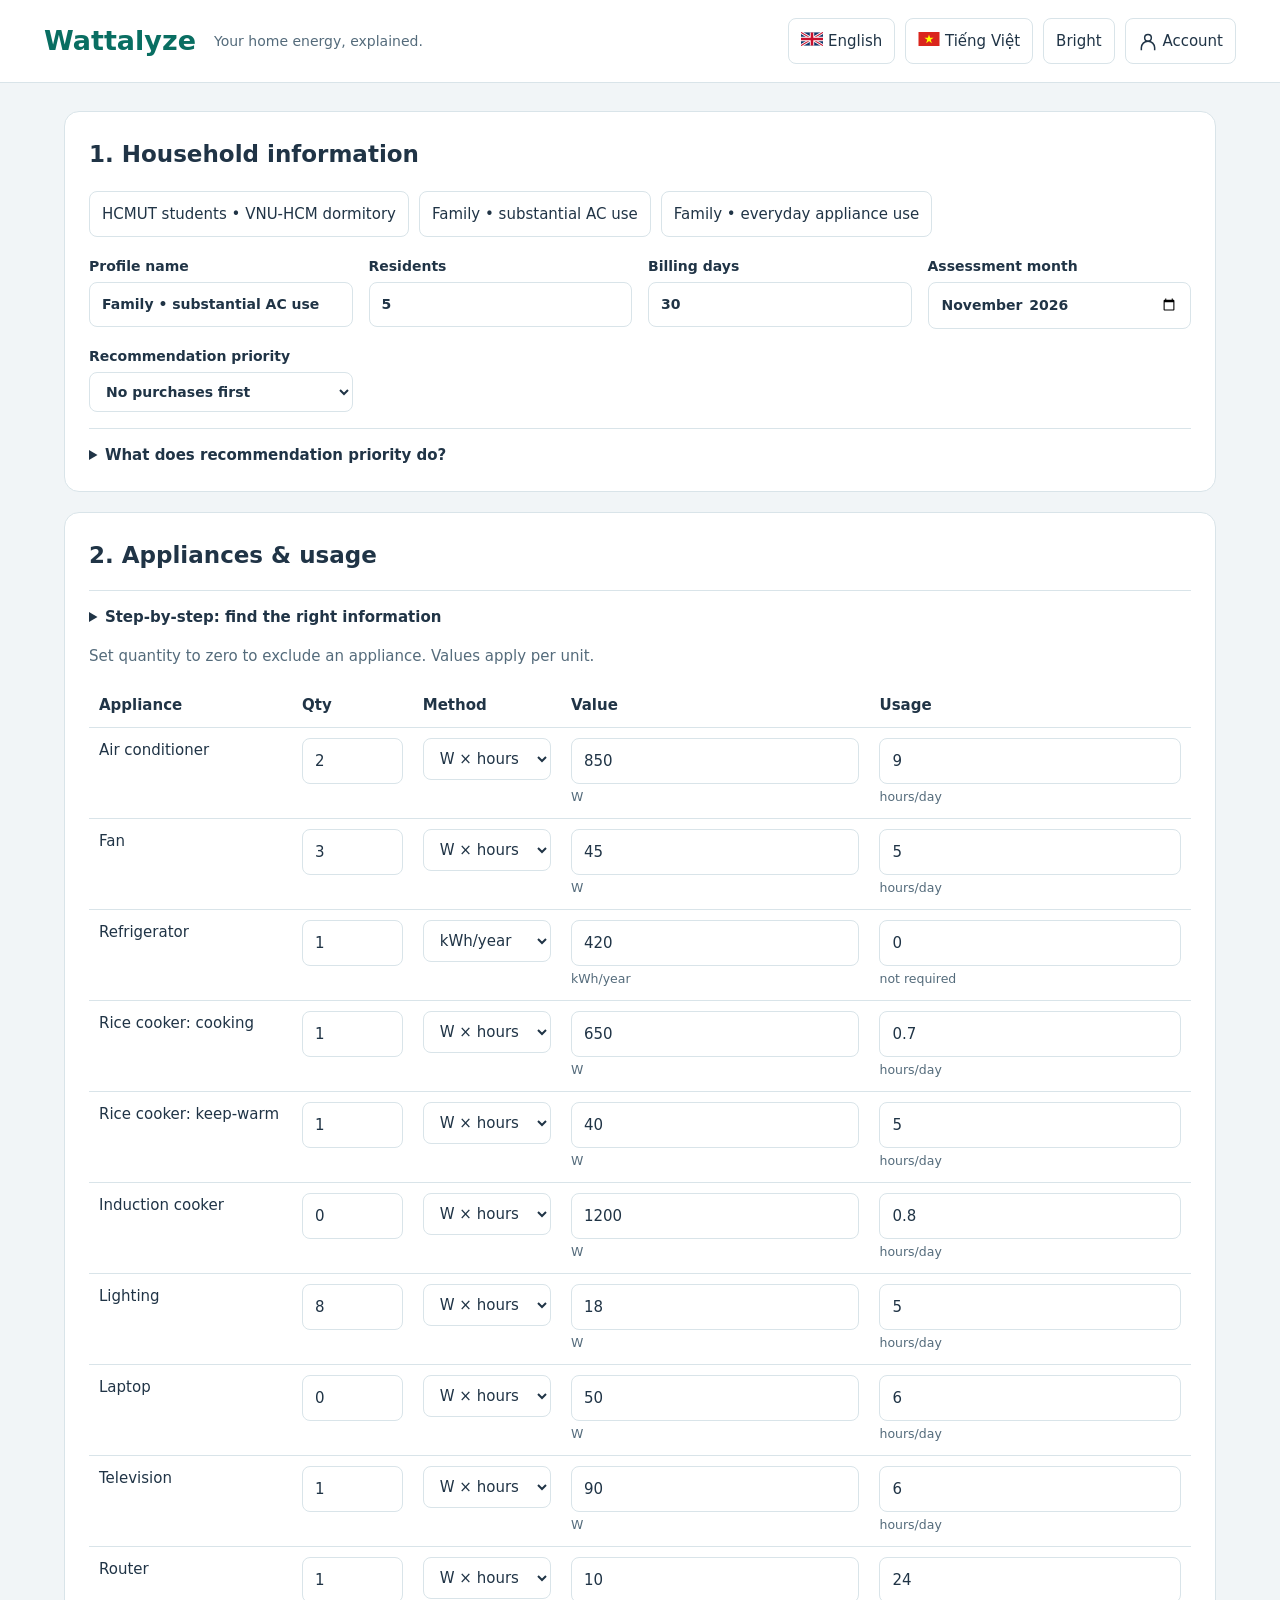
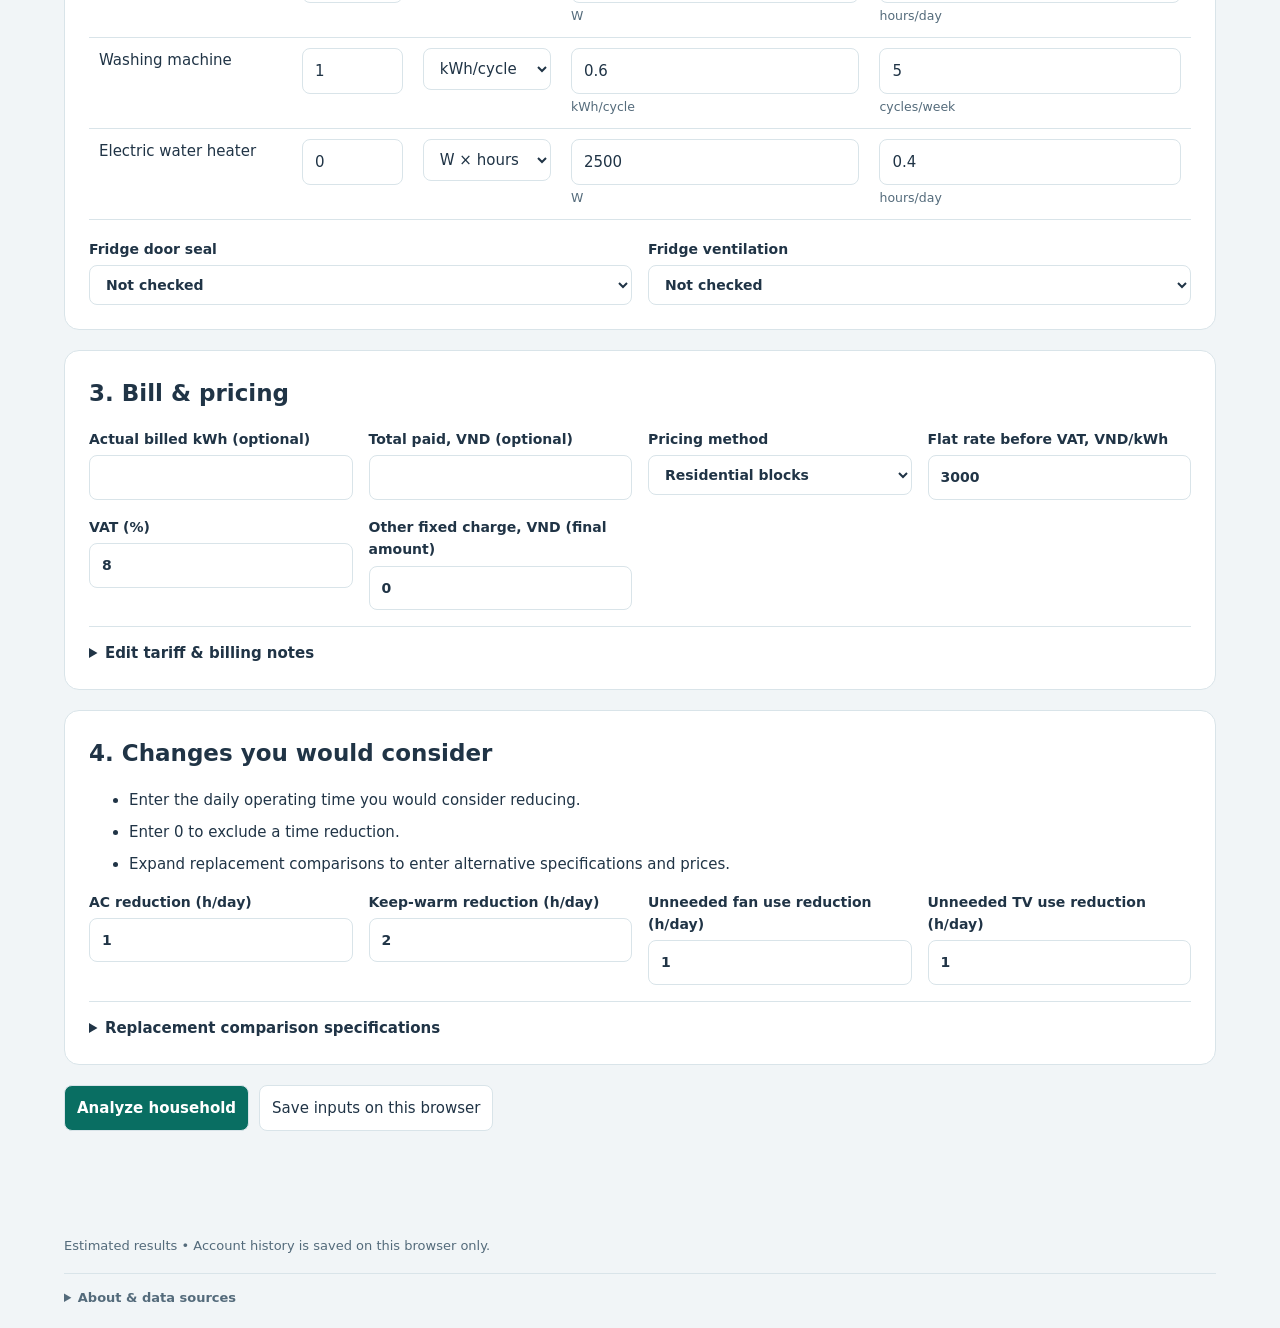
<file: index.html>
<!doctype html><html lang="en"><head><meta charset="utf-8"><meta name="viewport" content="width=device-width,initial-scale=1"><title>Wattalyze</title><link rel="stylesheet" href="style.css"><script defer src="app.js"></script></head><body><div id="app"></div></body></html>
</file>
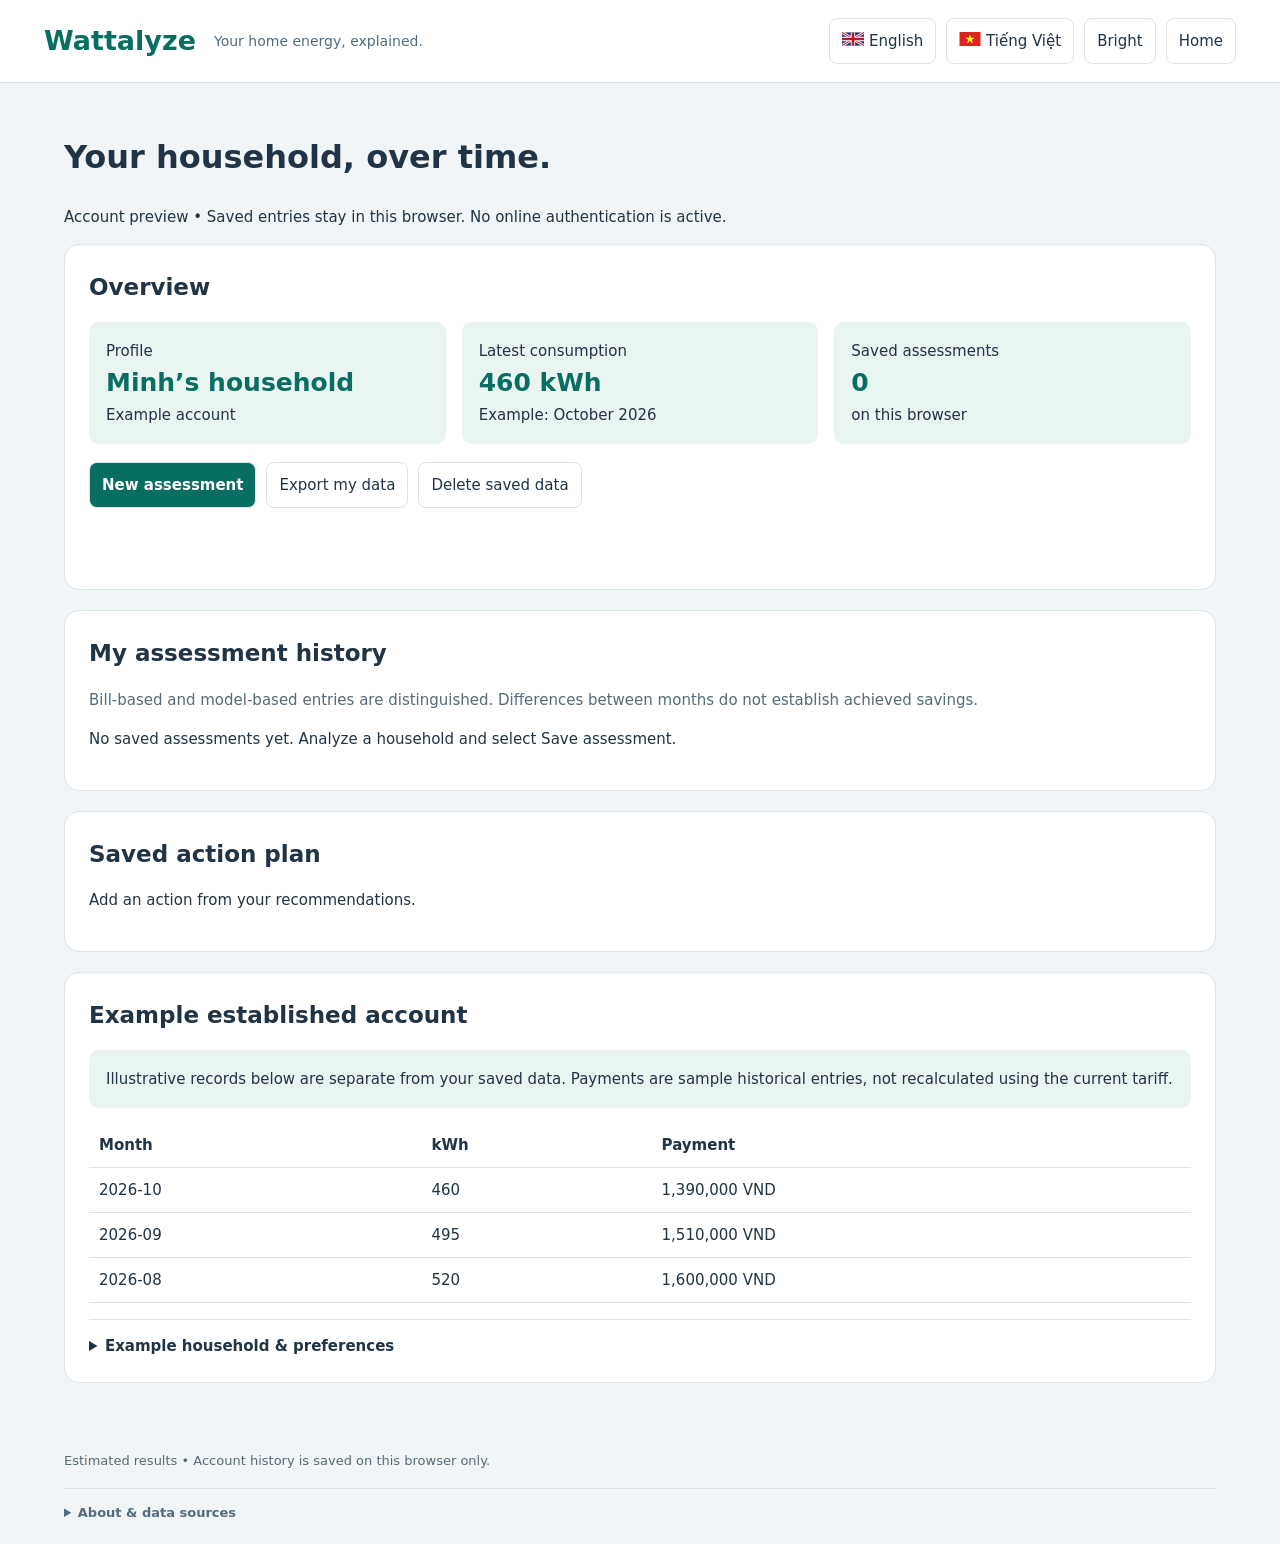
<file: account.html>
<!doctype html><html lang="en"><head><meta charset="utf-8"><meta name="viewport" content="width=device-width,initial-scale=1"><title>Wattalyze — Account</title><link rel="stylesheet" href="style.css"><script defer src="app.js"></script></head><body><div id="app"></div></body></html>
</file>
<file: style.css>
*{box-sizing:border-box}body{--bg:#f1f5f7;--panel:#fff;--ink:#203446;--muted:#546b7b;--line:#d9e4e9;--accent:#096e62;--soft:#e8f5f1;margin:0;background:var(--bg);color:var(--ink);font:15px/1.6 system-ui,sans-serif}body.dark{color-scheme:dark;--bg:#101b24;--panel:#192a36;--ink:#edf5fa;--muted:#b0c4cf;--line:#35505e;--accent:#71dcc2;--soft:#203f40}header{background:var(--panel);border-bottom:1px solid var(--line)}.nav{max-width:1240px;margin:auto;padding:18px 24px;display:flex;justify-content:space-between;align-items:center;gap:20px;flex-wrap:wrap}.brand{display:flex;align-items:center;gap:18px;flex-wrap:wrap}.logo{font-size:27px;font-weight:800;text-decoration:none;color:var(--accent)}.tagline{color:var(--muted);font-size:14px;font-weight:400}.controls,.buttons{display:flex;gap:10px;align-items:center;flex-wrap:wrap}.buttons{margin:18px 0}main{max-width:1200px;margin:auto;padding:28px 24px}section,.card{padding:24px;background:var(--panel);border:1px solid var(--line);border-radius:15px;margin-bottom:20px}h1{font-size:32px}h2{font-size:23px;margin:0 0 16px}h3{font-size:18px;margin:8px 0}.grid{display:grid;grid-template-columns:repeat(auto-fit,minmax(215px,1fr));gap:16px}.cards{display:grid;grid-template-columns:repeat(auto-fit,minmax(275px,1fr));gap:16px}.cards .card{margin:0}label{display:flex;flex-direction:column;gap:5px;font-size:14px;font-weight:600}input,select,button,.button{font:inherit;border:1px solid var(--line);border-radius:8px;padding:10px 12px;color:var(--ink);background:var(--panel)}input,select{width:100%;min-width:0}button,.button{cursor:pointer;text-decoration:none;display:inline-block}button:hover,.button:hover{border-color:var(--accent)}input:focus,select:focus,button:focus,a:focus{outline:3px solid #68b9ab;outline-offset:2px}.primary{background:var(--accent);color:var(--panel);font-weight:700}.muted,small{color:var(--muted)}details{border-top:1px solid var(--line);padding-top:14px;margin-top:16px}summary{cursor:pointer;font-weight:650}li{margin:8px 0}.tablewrap{overflow:auto}table{width:100%;border-collapse:collapse}th,td{text-align:left;vertical-align:top;padding:10px;border-bottom:1px solid var(--line)}#devices{min-width:700px}#devices input{min-width:85px}#devices td:first-child{min-width:170px}.metric,.note{background:var(--soft);padding:17px;border-radius:10px}.metric strong{display:block;color:var(--accent);font-size:25px}.value{font-size:25px;font-weight:750;color:var(--accent)}.barrow{margin:14px 0}.bar{height:9px;background:var(--bg);border-radius:8px;overflow:hidden}.fill{height:100%;background:var(--accent)}.tag{display:inline-block;background:var(--soft);padding:3px 9px;border-radius:15px;font-size:12px}.status{color:var(--accent);min-height:24px}footer{max-width:1200px;padding:20px 24px;margin:auto;font-size:13px;color:var(--muted)}a{color:var(--accent)}.account-icon{width:20px;height:20px;fill:none;stroke:currentColor;stroke-width:1.8;vertical-align:middle}[hidden]{display:none!important}@media(max-width:600px){main{padding:20px 14px}section,.card{padding:17px}.brand{gap:5px 12px}.tagline{font-size:12px}.nav{padding:14px}.controls{gap:6px}.controls button,.controls .button{padding:8px}.history{min-width:650px}}@media print{button,.controls,.buttons{display:none}section,.card{break-inside:avoid}}
</file>
